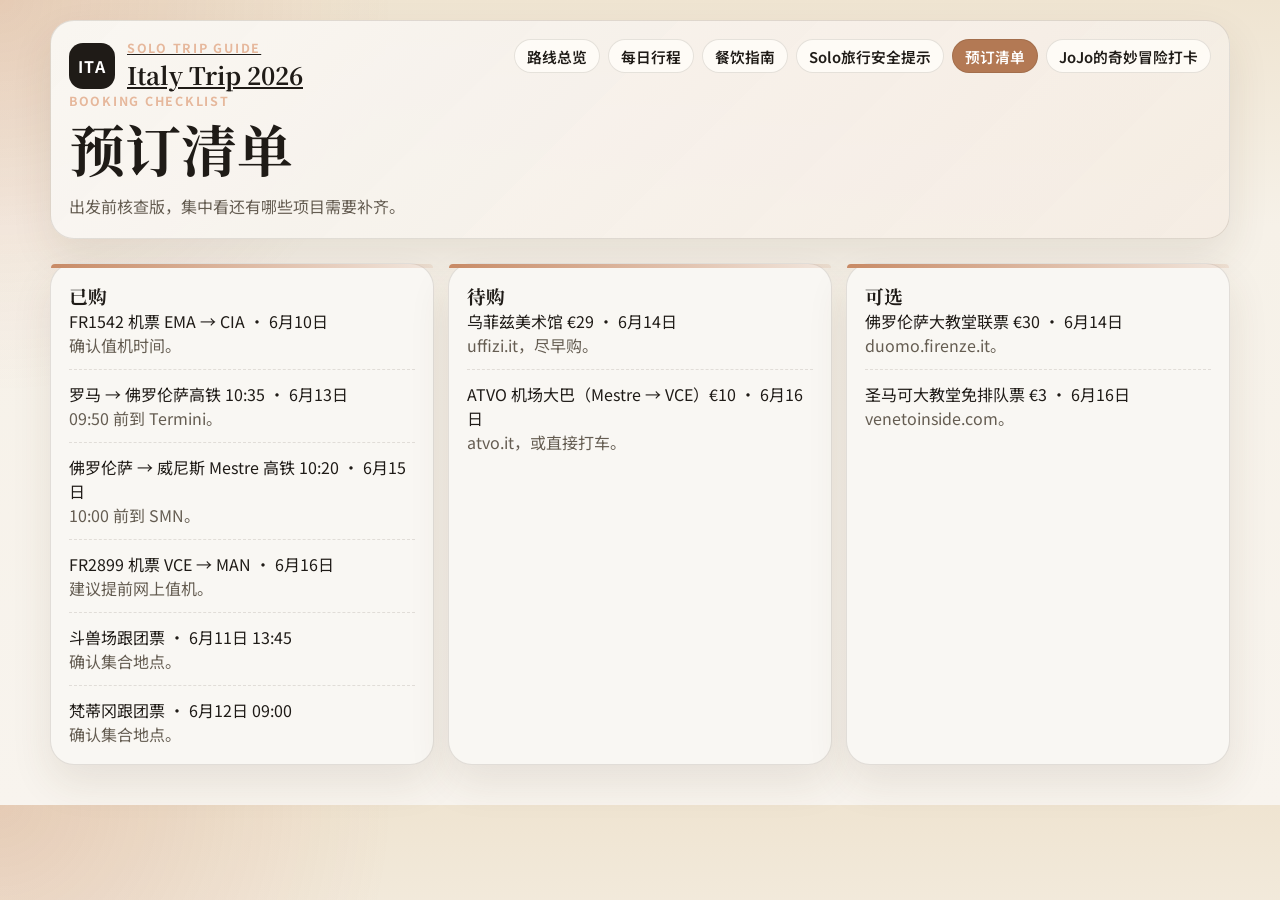
<file: booking.html>
<!DOCTYPE html>
<html lang="zh-CN">
  <head>
    <meta charset="UTF-8" />
    <meta name="viewport" content="width=device-width, initial-scale=1.0" />
    <title>预订清单 | Italy Trip 2026</title>
    <meta name="description" content="出发前核查用的预订清单，区分已购、待购和可选项目。" />
    <link rel="preconnect" href="https://fonts.googleapis.com" />
    <link rel="preconnect" href="https://fonts.gstatic.com" crossorigin />
    <link
      href="https://fonts.googleapis.com/css2?family=Noto+Sans+SC:wght@400;500;700&family=Noto+Serif+SC:wght@500;600;700&display=swap"
      rel="stylesheet"
    />
    <link rel="stylesheet" href="./styles.css" />
  </head>
  <body data-page="booking">
    <div class="page-shell">
      <header class="subhero">
        <nav class="topbar" id="site-nav"></nav>
        <div class="subhero-copy">
          <p class="kicker">Booking Checklist</p>
          <h1>预订清单</h1>
          <p class="hero-text">出发前核查版，集中看还有哪些项目需要补齐。</p>
        </div>
      </header>
      <main class="page-main">
        <section class="section">
          <div id="booking-grid" class="tips-grid"></div>
        </section>
      </main>
    </div>
    <script src="./trip-data.js"></script>
    <script src="./app.js"></script>
  </body>
</html>
</file>
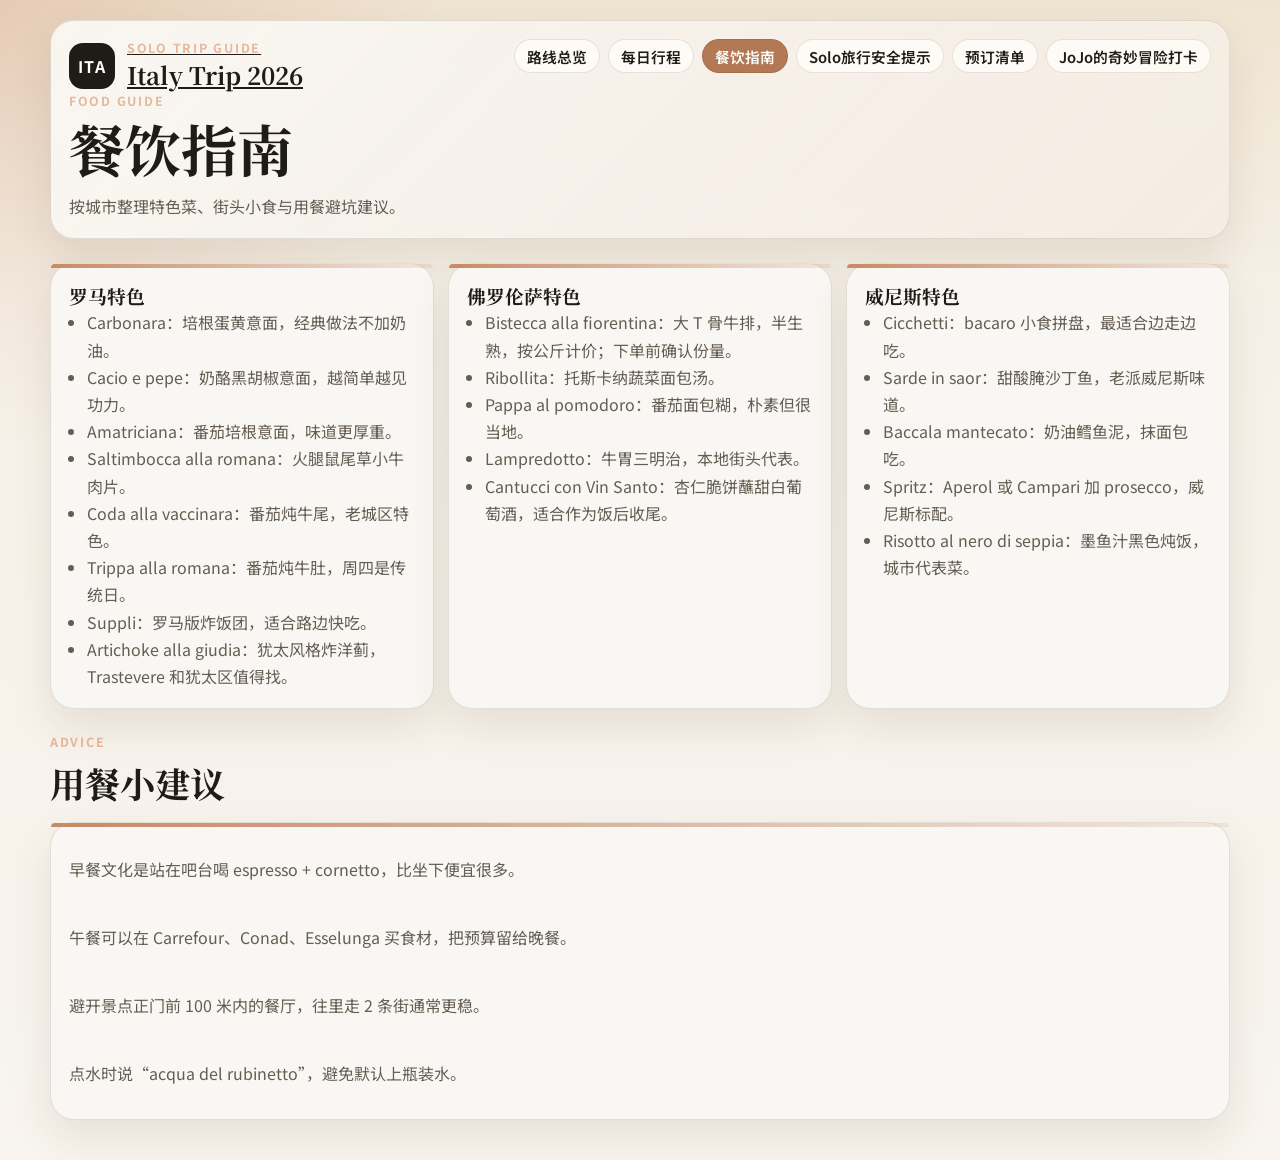
<file: food.html>
<!DOCTYPE html>
<html lang="zh-CN">
  <head>
    <meta charset="UTF-8" />
    <meta name="viewport" content="width=device-width, initial-scale=1.0" />
    <title>餐饮指南 | Italy Trip 2026</title>
    <meta name="description" content="罗马、佛罗伦萨、威尼斯的餐饮指南与用餐建议。" />
    <link rel="preconnect" href="https://fonts.googleapis.com" />
    <link rel="preconnect" href="https://fonts.gstatic.com" crossorigin />
    <link
      href="https://fonts.googleapis.com/css2?family=Noto+Sans+SC:wght@400;500;700&family=Noto+Serif+SC:wght@500;600;700&display=swap"
      rel="stylesheet"
    />
    <link rel="stylesheet" href="./styles.css" />
  </head>
  <body data-page="food">
    <div class="page-shell">
      <header class="subhero">
        <nav class="topbar" id="site-nav"></nav>
        <div class="subhero-copy">
          <p class="kicker">Food Guide</p>
          <h1>餐饮指南</h1>
          <p class="hero-text">按城市整理特色菜、街头小食与用餐避坑建议。</p>
        </div>
      </header>
      <main class="page-main">
        <section class="section">
          <div id="food-grid" class="tips-grid"></div>
        </section>
        <section class="section">
          <div class="section-heading">
            <p class="eyebrow">Advice</p>
            <h2>用餐小建议</h2>
          </div>
          <div id="food-tips" class="card stack-list"></div>
        </section>
      </main>
    </div>
    <script src="./trip-data.js"></script>
    <script src="./app.js"></script>
  </body>
</html>
</file>
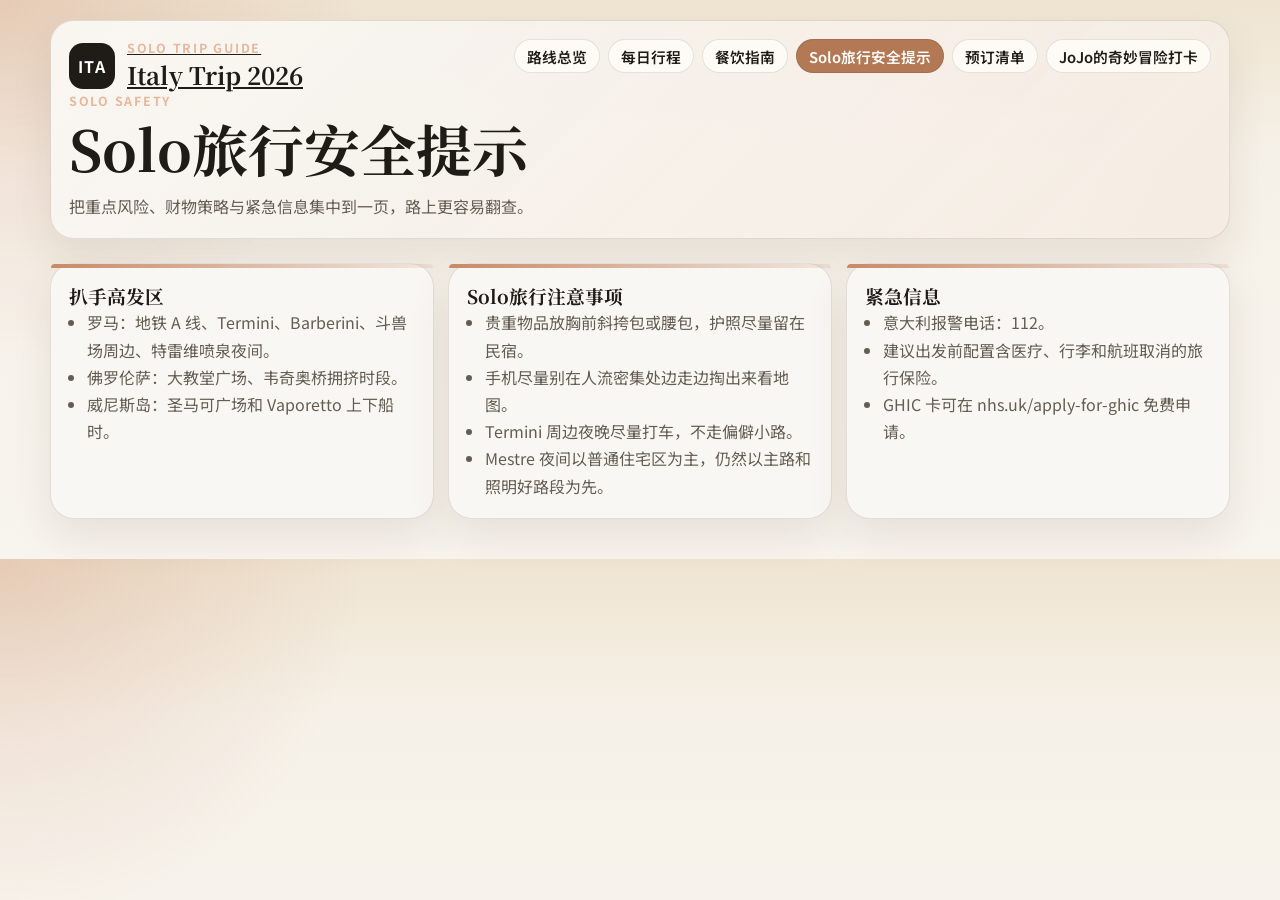
<file: safety.html>
<!DOCTYPE html>
<html lang="zh-CN">
  <head>
    <meta charset="UTF-8" />
    <meta name="viewport" content="width=device-width, initial-scale=1.0" />
    <title>Solo旅行安全提示 | Italy Trip 2026</title>
    <meta name="description" content="Solo 旅行的安全提示、重点防范区域与紧急信息。" />
    <link rel="preconnect" href="https://fonts.googleapis.com" />
    <link rel="preconnect" href="https://fonts.gstatic.com" crossorigin />
    <link
      href="https://fonts.googleapis.com/css2?family=Noto+Sans+SC:wght@400;500;700&family=Noto+Serif+SC:wght@500;600;700&display=swap"
      rel="stylesheet"
    />
    <link rel="stylesheet" href="./styles.css" />
  </head>
  <body data-page="safety">
    <div class="page-shell">
      <header class="subhero">
        <nav class="topbar" id="site-nav"></nav>
        <div class="subhero-copy">
          <p class="kicker">Solo Safety</p>
          <h1>Solo旅行安全提示</h1>
          <p class="hero-text">把重点风险、财物策略与紧急信息集中到一页，路上更容易翻查。</p>
        </div>
      </header>
      <main class="page-main">
        <section class="section">
          <div id="safety-grid" class="tips-grid"></div>
        </section>
      </main>
    </div>
    <script src="./trip-data.js"></script>
    <script src="./app.js"></script>
  </body>
</html>
</file>
<file: styles.css>
:root {
  --bg: #f5efe5;
  --paper: #f9f7f3;
  --paper-strong: #fffdf8;
  --ink: #1f1b17;
  --muted: #655d52;
  --line: rgba(52, 39, 18, 0.12);
  --accent: #c88a65;
  --accent-hover: #b37954;
  --accent-2: #e6b89c;
  --accent-ink: #3d332d;
  --accent-soft: rgba(200, 138, 101, 0.12);
  --shadow: 0 18px 40px rgba(78, 55, 31, 0.1);
  --hero-wash: rgba(249, 247, 243, 0.92);
}

* {
  box-sizing: border-box;
}

html {
  scroll-behavior: smooth;
}

body {
  margin: 0;
  min-width: 320px;
  color: var(--ink);
  background:
    radial-gradient(circle at top left, rgba(180, 76, 37, 0.16), transparent 26%),
    linear-gradient(180deg, #efe4d1 0%, #f6f1e8 28%, #f8f4ee 100%);
  font-family: "Noto Sans SC", sans-serif;
}

a {
  color: inherit;
}

.page-shell {
  width: min(1120px, calc(100vw - 24px));
  margin: 0 auto;
  padding: 12px 0 40px;
}

.hero,
.subhero,
.card,
.tip-card,
.day-card {
  border: 1px solid var(--line);
  border-radius: 24px;
  background: var(--paper);
  box-shadow: var(--shadow);
}

.hero,
.subhero {
  padding: 18px;
}

.hero {
  background:
    linear-gradient(135deg, var(--hero-wash), rgba(243, 233, 220, 0.88)),
    url("https://images.unsplash.com/photo-1516483638261-f4dbaf036963?auto=format&fit=crop&w=1600&q=80")
      center/cover;
}

.subhero {
  background:
    linear-gradient(135deg, rgba(249, 247, 243, 0.96), rgba(244, 236, 227, 0.92)),
    linear-gradient(120deg, rgba(200, 138, 101, 0.12), rgba(230, 184, 156, 0.12));
}

.topbar,
.hero-grid,
.overview-grid,
.tips-grid,
.day-layout,
.day-meta,
.route-overview,
.module-grid {
  display: grid;
}

.topbar {
  grid-template-columns: 1fr;
  gap: 14px;
}

.nav-row {
  display: flex;
  flex-wrap: wrap;
  gap: 8px;
  align-items: center;
}

.brand {
  display: flex;
  align-items: center;
  gap: 12px;
}

.brand-mark {
  display: inline-grid;
  place-items: center;
  width: 46px;
  height: 46px;
  border-radius: 14px;
  background: var(--ink);
  color: #fff;
  font-weight: 700;
  letter-spacing: 0.08em;
}

.brand h1,
.section-heading h2,
.hero-copy h1,
.subhero-copy h1,
.card h3,
.tip-card h3,
.day-card h3 {
  margin: 0;
  font-family: "Noto Serif SC", serif;
}

.eyebrow,
.kicker {
  margin: 0;
  font-size: 0.78rem;
  font-weight: 700;
  text-transform: uppercase;
  letter-spacing: 0.14em;
  color: var(--accent-2);
  text-shadow: 0 1px 0 rgba(255, 255, 255, 0.35);
}

.hero-grid {
  grid-template-columns: 1fr;
  gap: 16px;
  margin-top: 18px;
}

.hero-copy h1,
.subhero-copy h1 {
  margin-top: 8px;
  font-size: clamp(2rem, 7vw, 3.5rem);
  line-height: 1.08;
}

.hero-text {
  margin: 14px 0 0;
  color: var(--muted);
  line-height: 1.75;
  font-size: 1rem;
}

.hero-panel,
.card,
.tip-card,
.day-card {
  padding: 18px;
}

.card,
.tip-card,
.day-card,
.module-card {
  position: relative;
}

.card::before,
.tip-card::before,
.day-card::before,
.module-card::before {
  content: "";
  position: absolute;
  inset: 0 auto auto 0;
  width: 100%;
  height: 4px;
  border-radius: 24px 24px 0 0;
  background: linear-gradient(90deg, var(--accent), rgba(200, 138, 101, 0.15));
}

.hero-actions,
.button-row,
.day-nav,
.tag-row {
  display: flex;
  flex-wrap: wrap;
  gap: 10px;
}

.hero-actions {
  margin-top: 18px;
}

.button {
  display: inline-flex;
  align-items: center;
  justify-content: center;
  min-height: 42px;
  padding: 0 16px;
  border-radius: 999px;
  border: 1px solid transparent;
  background: var(--accent);
  color: #fff;
  text-decoration: none;
  font-weight: 600;
  transition: background-color 160ms ease, transform 160ms ease, box-shadow 160ms ease;
}

.button.secondary {
  background: var(--accent-2);
  color: var(--accent-ink);
}

.button.ghost {
  background: rgba(255, 253, 248, 0.86);
  color: var(--ink);
  border-color: var(--line);
}

.button.small {
  min-height: 34px;
  padding: 0 12px;
  font-size: 0.92rem;
}

.button.active {
  background: var(--accent-hover);
  color: #fff;
}

.button:hover,
.button:focus-visible {
  background: var(--accent-hover);
  transform: translateY(-1px);
  box-shadow: 0 10px 18px rgba(179, 121, 84, 0.18);
}

.button.secondary:hover,
.button.secondary:focus-visible {
  background: #dbac90;
  color: var(--accent-ink);
}

.button.ghost:hover,
.button.ghost:focus-visible {
  background: rgba(249, 247, 243, 1);
  color: var(--accent-hover);
  box-shadow: none;
}

.page-main {
  margin-top: 18px;
}

.section {
  margin-top: 24px;
}

.section-heading {
  margin-bottom: 14px;
}

.section-heading h2 {
  margin-top: 6px;
  font-size: clamp(1.5rem, 4vw, 2.2rem);
}

.overview-grid,
.tips-grid,
.module-grid {
  grid-template-columns: 1fr;
  gap: 14px;
}

.module-card {
  display: block;
  padding: 16px;
  border: 1px solid var(--line);
  border-radius: 20px;
  background: var(--paper);
  text-decoration: none;
  box-shadow: var(--shadow);
  transition: transform 180ms ease, box-shadow 180ms ease, border-color 180ms ease;
}

.module-card p,
.stack-item p,
.tip-card p,
.day-card p,
.tip-card li,
.day-card li {
  margin: 0;
}

.module-card h3 {
  margin: 8px 0 8px;
}

.module-card:hover,
.module-card:focus-visible {
  transform: translateY(-2px);
  box-shadow: 0 22px 34px rgba(78, 55, 31, 0.12);
  border-color: rgba(200, 138, 101, 0.34);
}

.stack-list {
  display: grid;
  gap: 12px;
}

.stack-item {
  padding-bottom: 12px;
  border-bottom: 1px dashed var(--line);
}

.stack-item:last-child {
  padding-bottom: 0;
  border-bottom: 0;
}

.route-overview {
  gap: 10px;
}

.route-chip,
.list-card,
.status-chip {
  border-radius: 14px;
  border: 1px solid var(--line);
  background: var(--paper-strong);
}

.route-chip {
  display: flex;
  justify-content: space-between;
  gap: 12px;
  padding: 12px;
  position: relative;
  overflow: hidden;
}

.route-chip::after {
  content: "";
  position: absolute;
  left: 12px;
  right: 12px;
  bottom: 0;
  height: 3px;
  background: var(--accent);
}

.muted {
  color: var(--muted);
}

.day-nav {
  overflow-x: auto;
  padding-bottom: 4px;
}

.day-nav a {
  flex: 0 0 auto;
  text-decoration: none;
  padding: 10px 14px;
  border-radius: 999px;
  border: 1px solid var(--line);
  background: rgba(255, 253, 248, 0.82);
  color: var(--accent-ink);
}

.day-sections {
  display: grid;
  gap: 18px;
}

.day-subtitle {
  margin-top: 8px;
  color: var(--accent-2);
  font-weight: 600;
}

.day-layout {
  grid-template-columns: 1fr;
  gap: 16px;
  margin-top: 16px;
}

.day-meta {
  gap: 16px;
}

.meta-block h4,
.map-panel h4 {
  margin: 0 0 8px;
  font-size: 1rem;
}

.meta-block ul,
.tip-card ul {
  margin: 0;
  padding-left: 18px;
  line-height: 1.7;
  color: var(--muted);
}

.tag {
  padding: 7px 10px;
  border-radius: 999px;
  background: var(--accent-2);
  color: var(--accent-ink);
  font-size: 0.92rem;
}

.map-panel {
  padding: 14px;
  border-radius: 18px;
  background: var(--paper-strong);
  border: 1px solid var(--line);
}

.map {
  height: 280px;
  border-radius: 16px;
  overflow: hidden;
  border: 1px solid var(--line);
  background: linear-gradient(180deg, #e4efe8, #f5f0e4);
}

.map-large {
  height: 420px;
}

.map-links,
.spot-order {
  display: grid;
  gap: 10px;
  margin-top: 12px;
}

.map-link,
.spot-item,
.list-card {
  display: block;
  padding: 12px;
  text-decoration: none;
}

.spot-item {
  display: flex;
  gap: 10px;
  align-items: flex-start;
  border: 1px solid var(--line);
  border-radius: 14px;
  background: rgba(246, 241, 232, 0.95);
}

.spot-index {
  display: inline-grid;
  place-items: center;
  width: 28px;
  height: 28px;
  border-radius: 999px;
  background: var(--accent);
  color: white;
  font-size: 0.85rem;
  font-weight: 700;
  flex: 0 0 auto;
}

.marker-pin {
  width: 34px;
  height: 34px;
  border-radius: 999px;
  display: grid;
  place-items: center;
  background: var(--accent);
  color: white;
  border: 2px solid rgba(255, 255, 255, 0.95);
  font-size: 0.9rem;
  font-weight: 700;
  box-shadow: 0 8px 18px rgba(57, 41, 14, 0.2);
}

.marker-pin.extra {
  background: var(--accent-hover);
}

.leaflet-div-icon {
  background: transparent;
  border: 0;
}

.status-chip {
  display: inline-flex;
  align-items: center;
  padding: 5px 10px;
  font-size: 0.85rem;
}

.status-done {
  color: #1c6d2f;
  background: rgba(42, 140, 70, 0.12);
}

.status-pending {
  color: #8d5332;
  background: rgba(200, 138, 101, 0.16);
}

.status-optional {
  color: #8b6400;
  background: rgba(214, 168, 79, 0.18);
}

.footer-note {
  margin-top: 24px;
  color: var(--muted);
  font-size: 0.95rem;
}

@media (min-width: 760px) {
  .page-shell {
    width: min(1180px, calc(100vw - 32px));
    padding-top: 20px;
  }

  .topbar {
    grid-template-columns: 1fr auto;
    align-items: start;
  }

  .hero-grid {
    grid-template-columns: minmax(0, 1.2fr) minmax(300px, 0.86fr);
    gap: 20px;
  }

  .overview-grid {
    grid-template-columns: repeat(3, minmax(0, 1fr));
  }

  .tips-grid {
    grid-template-columns: repeat(2, minmax(0, 1fr));
  }

  .module-grid {
    grid-template-columns: repeat(3, minmax(0, 1fr));
  }
}

@media (min-width: 980px) {
  .tips-grid {
    grid-template-columns: repeat(3, minmax(0, 1fr));
  }

  .day-layout {
    grid-template-columns: minmax(0, 1.2fr) minmax(320px, 0.92fr);
  }
}
</file>
